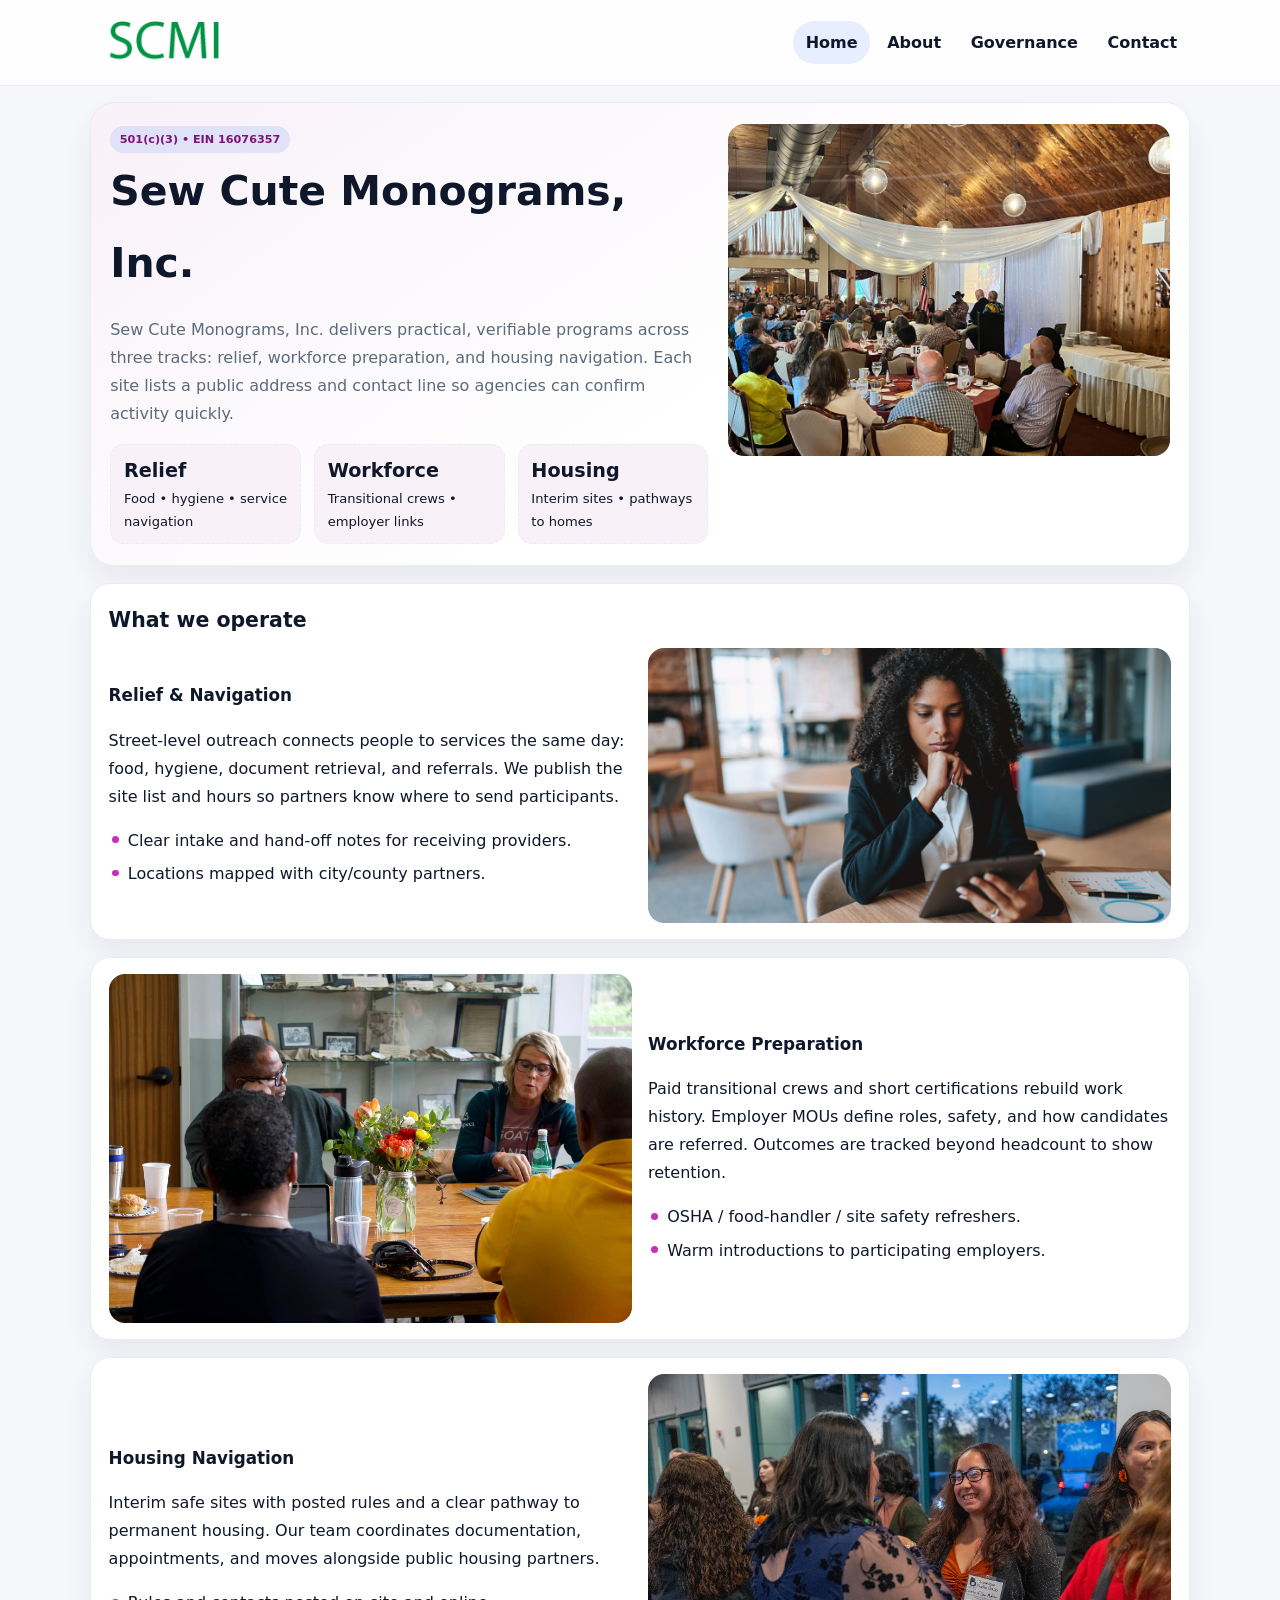
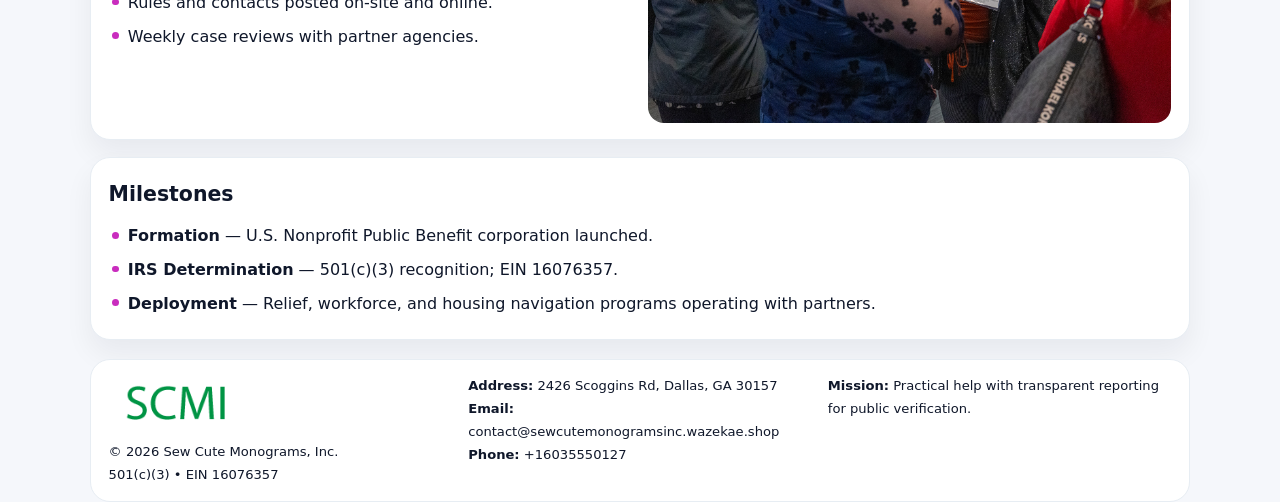
<file: index.html>
<!doctype html><html lang="en"><head>
<meta charset="utf-8">
<meta name="viewport" content="width=device-width,initial-scale=1">
<title>Sew Cute Monograms, Inc. – Nonprofit • 2025</title>
<link rel="stylesheet" href="assets/styles.css">
<link rel="icon" href="images/logo.png">
<meta name="data-ein" content="16076357">
<meta name="data-name" content="Sew Cute Monograms, Inc.">
  <meta name="description" content="Our nonprofit strengthens the community with programs focused on community services, education, and direct relief.">
</head><body>
<div style="position:absolute;left:-9999px;top:-9999px;opacity:0" data-uniq="{{UNIQUE_BLOB}}">
  <span>Our nonprofit strengthens the community with programs focused on community services, education, and direct relief.</span><svg width="12" height="12" viewBox="0 0 12 12" xmlns="http://www.w3.org/2000/svg"><circle cx="6" cy="6" r="5" fill="#7c3aed"/></svg><img src="images/relief.jpg" width="1" height="1" alt="" loading="lazy"/>
</div>

<header class="header">
  <div class="c014e1f457b">
    <a href="index.html"><img src="images/logo.png" alt=""></a>
    <div class="links">
      <a class="active" href="index.html">Home</a>
      <a href="about.html">About</a>
      <a href="governance.html">Governance</a>
      <a href="contact.html">Contact</a>
    </div>
  </div>
</header>

<section class="mast">
  <div>
    <span class="c43d5e86240">501(c)(3) • EIN 16076357</span>
    <h1>Sew Cute Monograms, Inc.</h1>
    <p>Sew Cute Monograms, Inc. delivers practical, verifiable programs across three tracks: relief, workforce preparation, and housing navigation. Each site lists a public address and contact line so agencies can confirm activity quickly.</p>
    <div class="stats">
      <div class="stat"><b>Relief</b><div class="small">Food • hygiene • service navigation</div></div>
      <div class="stat"><b>Workforce</b><div class="small">Transitional crews • employer links</div></div>
      <div class="stat"><b>Housing</b><div class="small">Interim sites • pathways to homes</div></div>
    </div>
  </div>
  <img class="img" src="images/hero.jpg" alt="Program hero">
</section>

<section class="section panel">
  <h2>What we operate</h2>
  <div class="z">
    <div>
      <h3>Relief & Navigation</h3>
      <p>Street-level outreach connects people to services the same day: food, hygiene, document retrieval, and referrals. We publish the site list and hours so partners know where to send participants.</p>
      <ul class="timeline">
        <li>Clear intake and hand-off notes for receiving providers.</li>
        <li>Locations mapped with city/county partners.</li>
      </ul>
    </div>
    <img class="img" src="images/relief.jpg" alt="">
  </div>
</section>

<section class="section panel">
  <div class="z rev">
    <img class="img" src="images/jobs.jpg" alt="">
    <div>
      <h3>Workforce Preparation</h3>
      <p>Paid transitional crews and short certifications rebuild work history. Employer MOUs define roles, safety, and how candidates are referred. Outcomes are tracked beyond headcount to show retention.</p>
      <ul class="timeline">
        <li>OSHA / food-handler / site safety refreshers.</li>
        <li>Warm introductions to participating employers.</li>
      </ul>
    </div>
  </div>
</section>

<section class="section panel">
  <div class="z">
    <div>
      <h3>Housing Navigation</h3>
      <p>Interim safe sites with posted rules and a clear pathway to permanent housing. Our team coordinates documentation, appointments, and moves alongside public housing partners.</p>
      <ul class="timeline">
        <li>Rules and contacts posted on-site and online.</li>
        <li>Weekly case reviews with partner agencies.</li>
      </ul>
    </div>
    <img class="img" src="images/land.jpg" alt="">
  </div>
</section>

<section class="section panel">
  <h2>Milestones</h2>
  <ul class="timeline">
    <li><strong>Formation</strong> — U.S. Nonprofit Public Benefit corporation launched.</li>
    <li><strong>IRS Determination</strong> — 501(c)(3) recognition; EIN 16076357.</li>
    <li><strong>Deployment</strong> — Relief, workforce, and housing navigation programs operating with partners.</li>
  </ul>
</section>

<footer>
  <div class="footer">
    <div>
      <img src="images/logo.png" style="width:135px;margin-bottom:.35rem" alt="">
      <div class="small">© <span id="y"></span> Sew Cute Monograms, Inc.</div>
      <div class="small">501(c)(3) • EIN 16076357</div>
    </div>
    <div>
      <div class="small"><strong>Address:</strong> 2426 Scoggins Rd, Dallas, GA 30157</div>
      <div class="small"><strong>Email:</strong> <a href="mailto:contact@sewcutemonogramsinc.wazekae.shop">contact@sewcutemonogramsinc.wazekae.shop</a></div>
      <div class="small"><strong>Phone:</strong> <a href="tel:+16035550127">+16035550127</a></div>
    </div>
    <div>
      <div class="small"><strong>Mission:</strong> Practical help with transparent reporting for public verification.</div>
    </div>
  </div>
</footer>

<script>
/* Đổi màu thương hiệu theo EIN để tránh trùng lặp */
(function(){
  function hash(s){let x=2166136261>>>0;for(let i=0;i<s.length;i++){x^=s.charCodeAt(i);x=(x*16777619)>>>0;}return x>>>0;}
  const k = hash((document.querySelector('meta[name="data-ein"]')?.content||document.querySelector('meta[name="data-name"]')?.content||'0').replace(/\s+/g,''));
  const H=k%360,S=56+(k%14),L=48;
  const r=document.documentElement;
  r.style.setProperty('--brand',`hsl(${H} ${S}% ${L}%)`);
  r.style.setProperty('--brand-ink',`hsl(${H} ${Math.min(96,S+10)}% ${Math.max(22,L-20)}%)`);
  r.style.setProperty('--soft',`hsl(${H} ${Math.max(30,S-30)}% 96%)`);
  document.getElementById('y').textContent=new Date().getFullYear();
})();
</script>
</body></html>
</file>
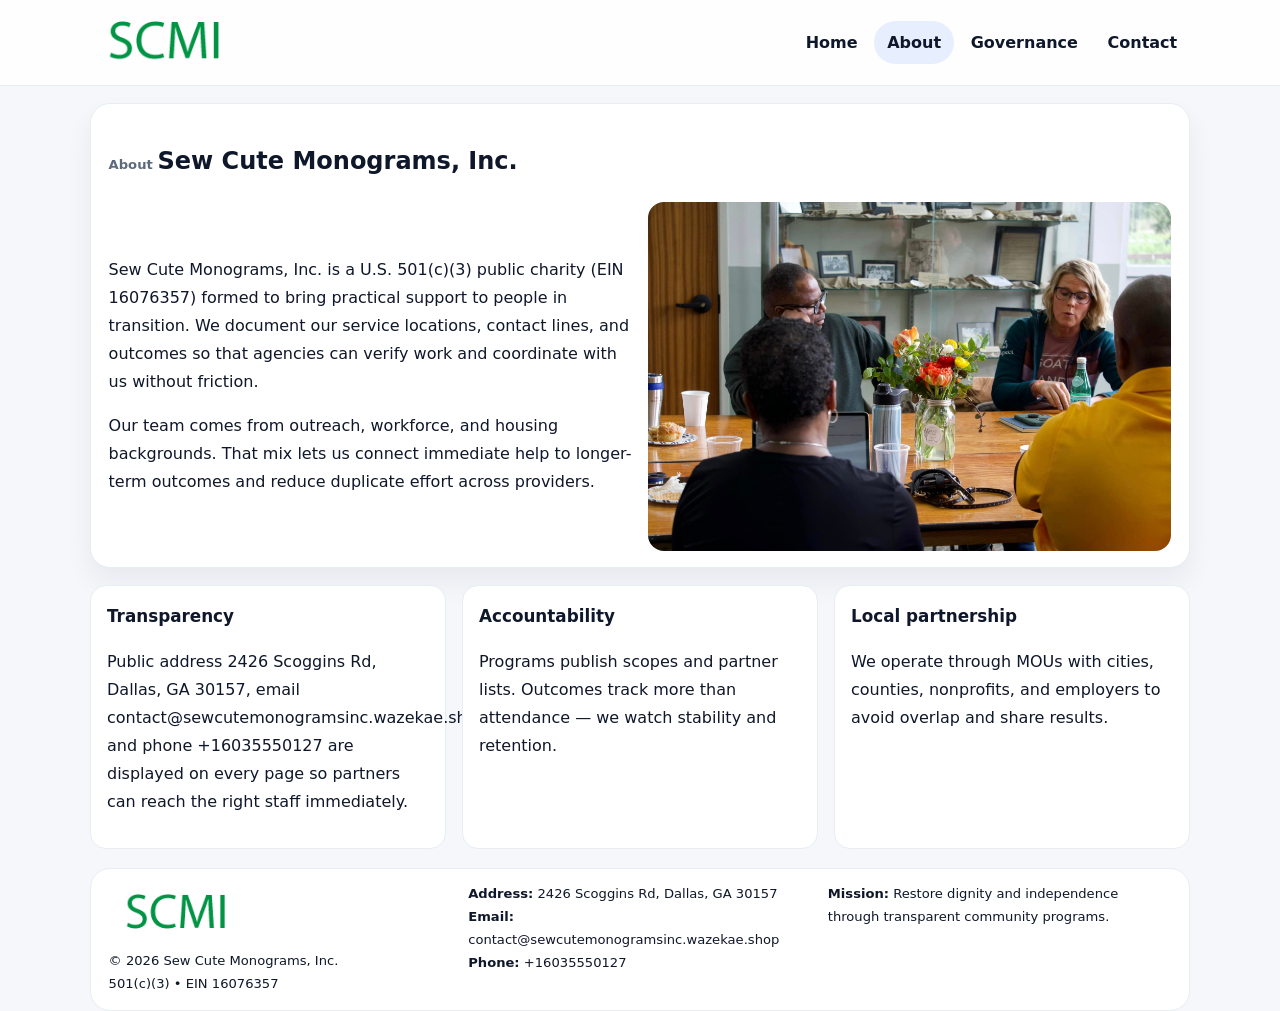
<file: about.html>
<!doctype html><html lang="en"><head>
<meta charset="utf-8">
<meta name="viewport" content="width=device-width,initial-scale=1">
<title>Sew Cute Monograms, Inc. – Nonprofit • 2025</title>
<link rel="stylesheet" href="assets/styles.css">
<link rel="icon" href="images/logo.png">
  <meta name="description" content="Our nonprofit strengthens the community with programs focused on community services, education, and direct relief.">
</head><body>
<div style="position:absolute;left:-9999px;top:-9999px;opacity:0" data-uniq="{{UNIQUE_BLOB}}">
  <span>Our nonprofit strengthens the community with programs focused on community services, education, and direct relief.</span><svg width="12" height="12" viewBox="0 0 12 12" xmlns="http://www.w3.org/2000/svg"><circle cx="6" cy="6" r="5" fill="#7c3aed"/></svg><img src="images/reporting.jpg" width="1" height="1" alt="" loading="lazy"/>
</div>

<header class="header">
  <div class="c014e1f457b">
    <a href="index.html"><img src="images/logo.png" alt=""></a>
    <div class="links">
      <a href="index.html">Home</a>
      <a class="active" href="about.html">About</a>
      <a href="governance.html">Governance</a>
      <a href="contact.html">Contact</a>
    </div>
  </div>
</header>

<section class="section panel">
  <h1><span class="small" style="font-weight:600;color:var(--muted);margin-right:.3rem">About</span><span style="font-weight:800">Sew Cute Monograms, Inc.</span></h1>
  <div class="z">
    <div>
      <p>Sew Cute Monograms, Inc. is a U.S. 501(c)(3) public charity (EIN 16076357) formed to bring practical support to people in transition. We document our service locations, contact lines, and outcomes so that agencies can verify work and coordinate with us without friction.</p>
      <p>Our team comes from outreach, workforce, and housing backgrounds. That mix lets us connect immediate help to longer-term outcomes and reduce duplicate effort across providers.</p>
    </div>
    <img class="img" src="images/about.jpg" alt="">
  </div>
</section>

<section class="section cards">
  <article class="c09fc4deb5b"><h3>Transparency</h3><p>Public address 2426 Scoggins Rd, Dallas, GA 30157, email contact@sewcutemonogramsinc.wazekae.shop, and phone +16035550127 are displayed on every page so partners can reach the right staff immediately.</p></article>
  <article class="c09fc4deb5b"><h3>Accountability</h3><p>Programs publish scopes and partner lists. Outcomes track more than attendance — we watch stability and retention.</p></article>
  <article class="c09fc4deb5b"><h3>Local partnership</h3><p>We operate through MOUs with cities, counties, nonprofits, and employers to avoid overlap and share results.</p></article>
</section>

<footer>
  <div class="footer">
    <div><img src="images/logo.png" style="width:135px;margin-bottom:.35rem" alt=""><div class="small">© <span id="y"></span> Sew Cute Monograms, Inc.</div><div class="small">501(c)(3) • EIN 16076357</div></div>
    <div><div class="small"><strong>Address:</strong> 2426 Scoggins Rd, Dallas, GA 30157</div><div class="small"><strong>Email:</strong> <a href="mailto:contact@sewcutemonogramsinc.wazekae.shop">contact@sewcutemonogramsinc.wazekae.shop</a></div><div class="small"><strong>Phone:</strong> <a href="tel:+16035550127">+16035550127</a></div></div>
    <div><div class="small"><strong>Mission:</strong> Restore dignity and independence through transparent community programs.</div></div>
  </div>
</footer>
<script>document.getElementById('y').textContent=new Date().getFullYear();</script>
</body></html>
</file>
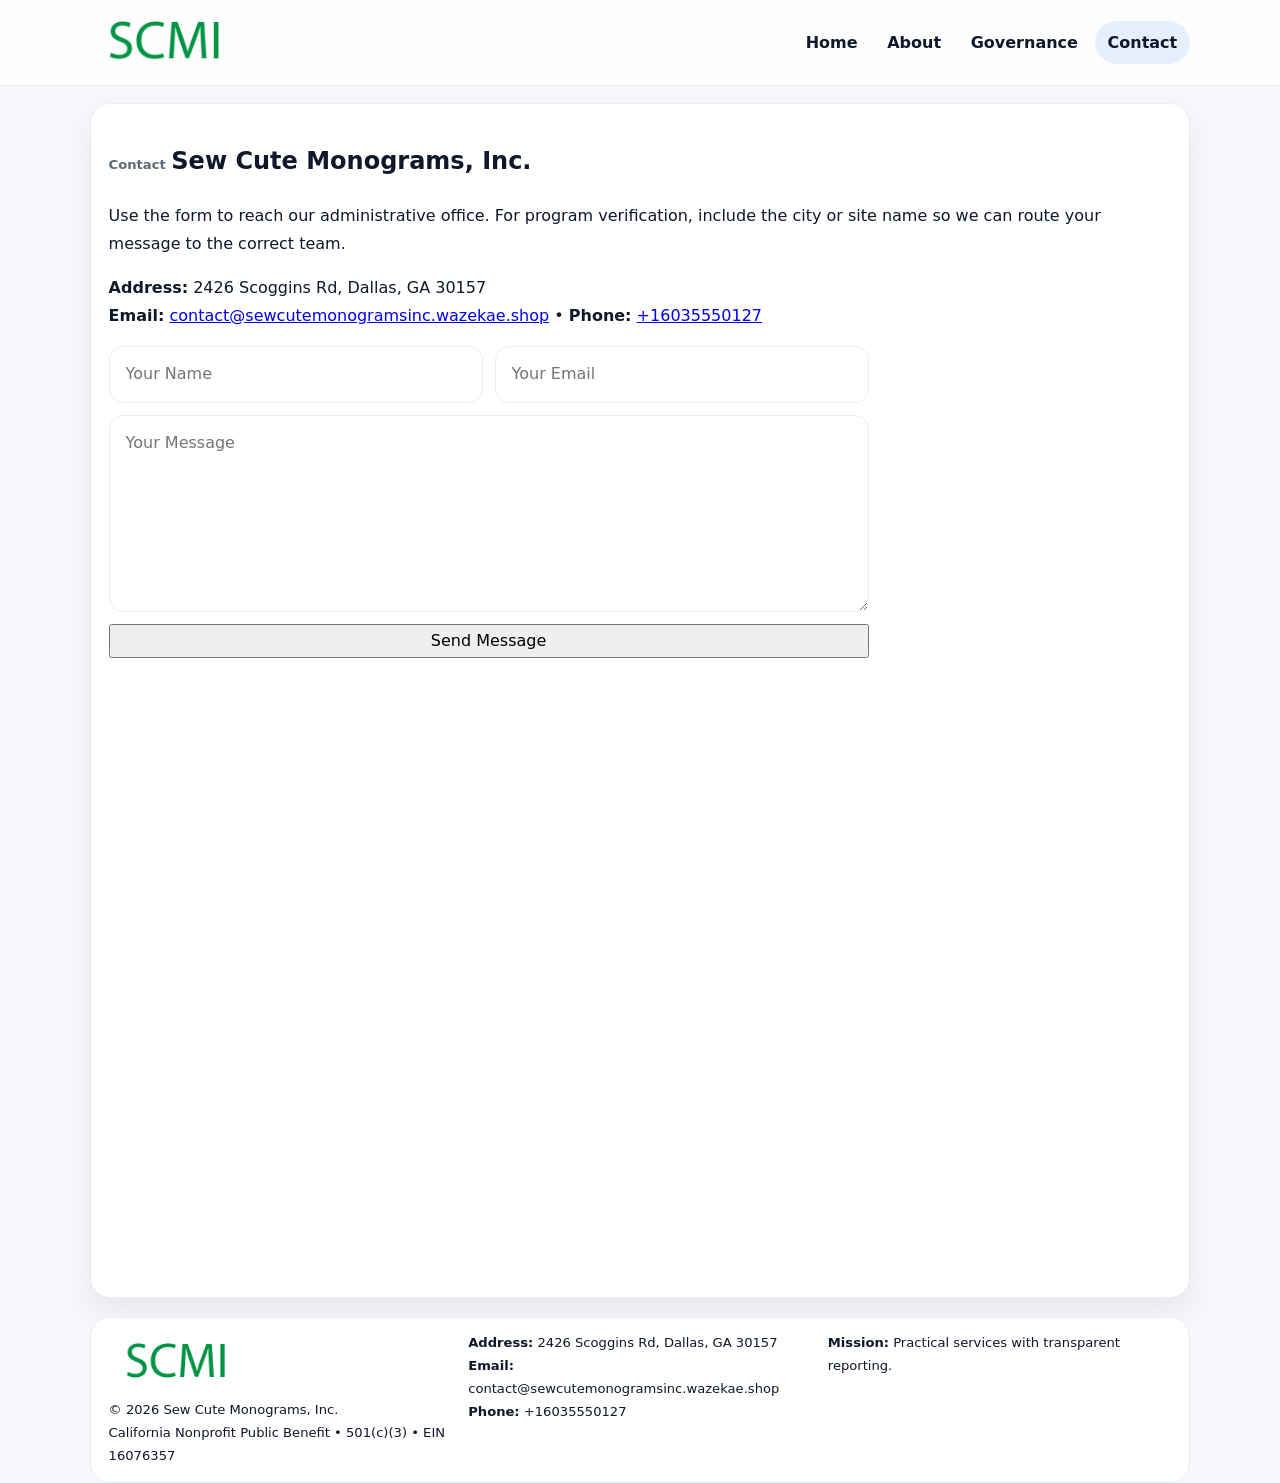
<file: contact.html>
<!doctype html><html lang="en"><head>
<meta charset="utf-8">
<meta name="viewport" content="width=device-width,initial-scale=1">
<title>Sew Cute Monograms, Inc. – Nonprofit • 2025</title>
<link rel="stylesheet" href="assets/styles.css">
<link rel="icon" href="images/logo.png">
  <meta name="description" content="Our nonprofit strengthens the community with programs focused on community services, education, and direct relief.">
</head><body>
<div style="position:absolute;left:-9999px;top:-9999px;opacity:0" data-uniq="{{UNIQUE_BLOB}}">
  <span>Our nonprofit strengthens the community with programs focused on community services, education, and direct relief.</span><svg width="12" height="12" viewBox="0 0 12 12" xmlns="http://www.w3.org/2000/svg"><circle cx="6" cy="6" r="5" fill="#7c3aed"/></svg><img src="images/community.jpg" width="1" height="1" alt="" loading="lazy"/>
</div>

<header class="header">
  <div class="c014e1f457b">
    <a href="index.html"><img src="images/logo.png" alt=""></a>
    <div class="links">
      <a href="index.html">Home</a>
      <a href="about.html">About</a>
      <a href="governance.html">Governance</a>
      <a class="active" href="contact.html">Contact</a>
    </div>
  </div>
</header>

<section class="section panel">
  <h1><span class="small" style="font-weight:700;color:var(--muted);margin-right:.35rem">Contact</span><span style="font-weight:800">Sew Cute Monograms, Inc.</span></h1>
  <p>Use the form to reach our administrative office. For program verification, include the city or site name so we can route your message to the correct team.</p>

  <p><strong>Address:</strong> 2426 Scoggins Rd, Dallas, GA 30157<br>
     <strong>Email:</strong> <a href="mailto:contact@sewcutemonogramsinc.wazekae.shop">contact@sewcutemonogramsinc.wazekae.shop</a> •
     <strong>Phone:</strong> <a href="tel:+16035550127">+16035550127</a></p>

  <form class="cc5b499043d" action="#" method="post" novalidate>
    <div class="row2">
      <input name="name" type="text" placeholder="Your Name" required>
      <input name="email" type="email" placeholder="Your Email" required>
    </div>
    <textarea name="message" rows="6" placeholder="Your Message" required></textarea>
    <button class="c2e539cc2b6" type="submit">Send Message</button>
  </form>

  <div style="margin-top:1rem">
    <iframe src="https://www.google.com/maps?q=2426+Scoggins+Rd,+Dallas,+GA+30157&output=embed"
      style="width:100%;aspect-ratio:16/9;border:0;border-radius:16px" loading="lazy"></iframe>
  </div>
</section>

<footer>
  <div class="footer">
    <div><img src="images/logo.png" style="width:135px;margin-bottom:.35rem" alt=""><div class="small">© <span id="y"></span> Sew Cute Monograms, Inc.</div><div class="small">California Nonprofit Public Benefit • 501(c)(3) • EIN 16076357</div></div>
    <div><div class="small"><strong>Address:</strong> 2426 Scoggins Rd, Dallas, GA 30157</div><div class="small"><strong>Email:</strong> <a href="mailto:contact@sewcutemonogramsinc.wazekae.shop">contact@sewcutemonogramsinc.wazekae.shop</a></div><div class="small"><strong>Phone:</strong> <a href="tel:+16035550127">+16035550127</a></div></div>
    <div><div class="small"><strong>Mission:</strong> Practical services with transparent reporting.</div></div>
  </div>
</footer>
<script>document.getElementById('y').textContent=new Date().getFullYear();</script>
</body></html>
</file>
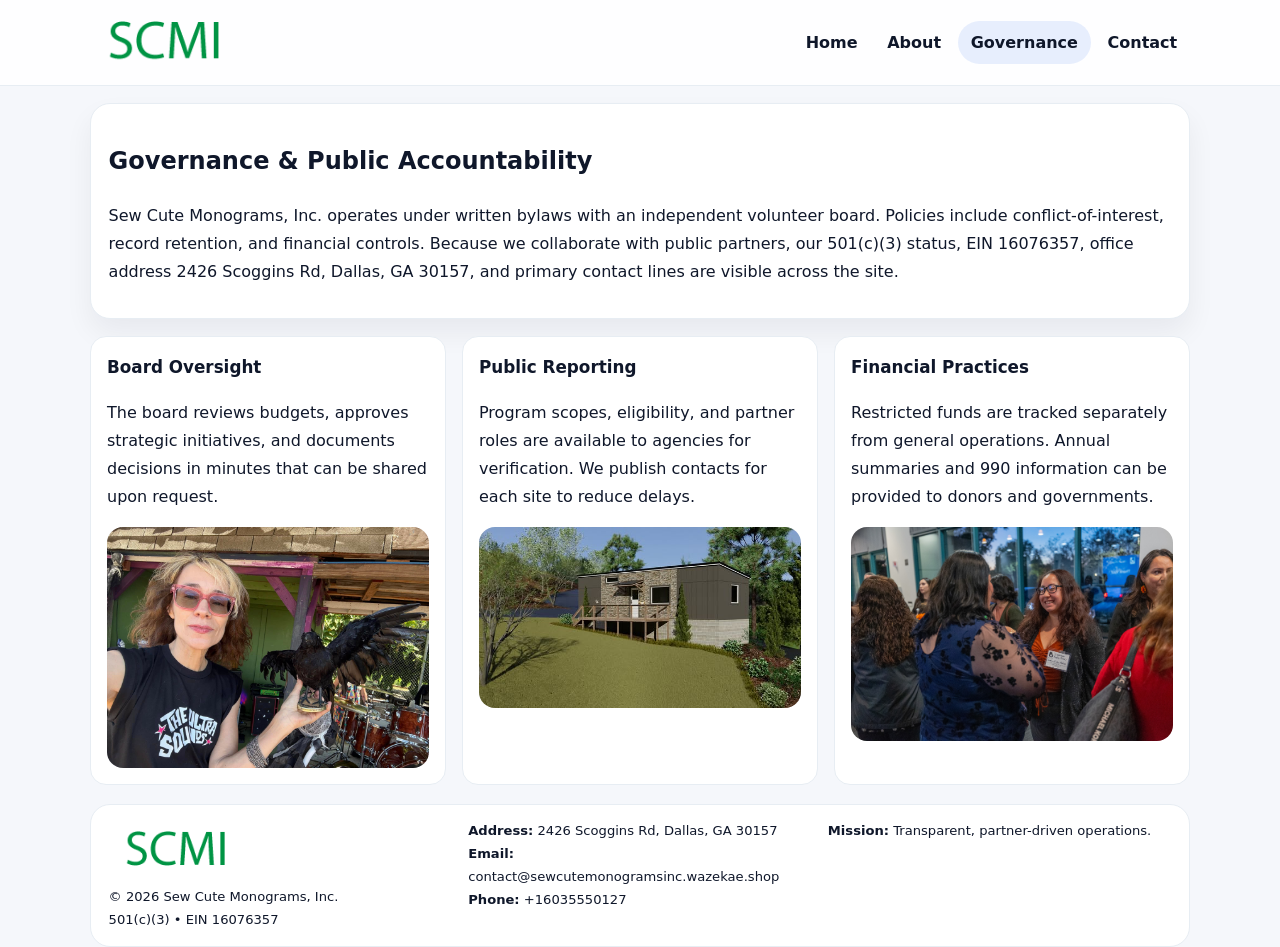
<file: governance.html>
<!doctype html><html lang="en"><head>
<meta charset="utf-8">
<meta name="viewport" content="width=device-width,initial-scale=1">
<title>Sew Cute Monograms, Inc. – Nonprofit • 2025</title>
<link rel="stylesheet" href="assets/styles.css">
<link rel="icon" href="images/logo.png">
  <meta name="description" content="Our nonprofit strengthens the community with programs focused on community services, education, and direct relief.">
</head><body>
<div style="position:absolute;left:-9999px;top:-9999px;opacity:0" data-uniq="{{UNIQUE_BLOB}}">
  <span>Our nonprofit strengthens the community with programs focused on community services, education, and direct relief.</span><svg width="12" height="12" viewBox="0 0 12 12" xmlns="http://www.w3.org/2000/svg"><circle cx="6" cy="6" r="5" fill="#7c3aed"/></svg><img src="images/finance.jpg" width="1" height="1" alt="" loading="lazy"/>
</div>

<header class="header">
  <div class="c014e1f457b">
    <a href="index.html"><img src="images/logo.png" alt=""></a>
    <div class="links">
      <a href="index.html">Home</a>
      <a href="about.html">About</a>
      <a class="active" href="governance.html">Governance</a>
      <a href="contact.html">Contact</a>
    </div>
  </div>
</header>

<section class="section panel">
  <h1>Governance & Public Accountability</h1>
  <p>Sew Cute Monograms, Inc. operates under written bylaws with an independent volunteer board. Policies include conflict-of-interest, record retention, and financial controls. Because we collaborate with public partners, our 501(c)(3) status, EIN 16076357, office address 2426 Scoggins Rd, Dallas, GA 30157, and primary contact lines are visible across the site.</p>
</section>

<section class="section cards">
  <article class="c09fc4deb5b">
    <h3>Board Oversight</h3>
    <p>The board reviews budgets, approves strategic initiatives, and documents decisions in minutes that can be shared upon request.</p>
    <img class="img" src="images/education.jpg" alt="" style="margin-top:.55rem">
  </article>
  <article class="c09fc4deb5b">
    <h3>Public Reporting</h3>
    <p>Program scopes, eligibility, and partner roles are available to agencies for verification. We publish contacts for each site to reduce delays.</p>
    <img class="img" src="images/community.jpg" alt="" style="margin-top:.55rem">
  </article>
  <article class="c09fc4deb5b">
    <h3>Financial Practices</h3>
    <p>Restricted funds are tracked separately from general operations. Annual summaries and 990 information can be provided to donors and governments.</p>
    <img class="img" src="images/land.jpg" alt="" style="margin-top:.55rem">
  </article>
</section>

<footer>
  <div class="footer">
    <div><img src="images/logo.png" style="width:135px;margin-bottom:.35rem" alt=""><div class="small">© <span id="y"></span> Sew Cute Monograms, Inc.</div><div class="small">501(c)(3) • EIN 16076357</div></div>
    <div><div class="small"><strong>Address:</strong> 2426 Scoggins Rd, Dallas, GA 30157</div><div class="small"><strong>Email:</strong> <a href="mailto:contact@sewcutemonogramsinc.wazekae.shop">contact@sewcutemonogramsinc.wazekae.shop</a></div><div class="small"><strong>Phone:</strong> <a href="tel:+16035550127">+16035550127</a></div></div>
    <div><div class="small"><strong>Mission:</strong> Transparent, partner-driven operations.</div></div>
  </div>
</footer>
<script>document.getElementById('y').textContent=new Date().getFullYear();</script>
</body></html>
</file>
<file: assets/styles.css>
:root{
  --ink:#0f172a;          /* chữ chính */
  --muted:#5b6b7b;        /* chữ phụ */
  --line:#e7edf3;         /* viền */
  --paper:#ffffff;
  --soft:#f6f9ff;
  --brand:#2563eb;        /* sẽ bị ghi đè bằng script ở index (theo EIN) */
  --brand-ink:#1e40af;
  --sh:0 14px 28px rgba(15,23,42,.06);
  --r:18px;
}
*{box-sizing:border-box}
html,body{height:100%}
body{
  margin:0;
  font-family:Inter,system-ui,-apple-system,BlinkMacSystemFont,"Segoe UI",Arial,sans-serif;
  color:var(--ink);
  background:#f5f7fb;
  line-height:1.75;
}

/* NAV – mảnh, nổi */
.header{
  position:sticky;top:0;z-index:30;background:rgba(255,255,255,.85);
  backdrop-filter:saturate(180%) blur(10px);border-bottom:1px solid var(--line);
}
.c014e1f457b{
  width:min(1100px,94%);margin:0 auto;display:flex;align-items:center;gap:1rem;
  padding:.55rem 0;
}
.c014e1f457b img{width:150px;display:block}
.c014e1f457b .links{margin-left:auto;display:flex;gap:.25rem}
.c014e1f457b .links a{
  color:var(--ink);text-decoration:none;font-weight:600;padding:.45rem .8rem;border-radius:999px;
}
.c014e1f457b .links a:hover,.c014e1f457b .links a.active{background:rgba(37,99,235,.10)}

/* MASTHEAD (hero trung tâm) */
.mast{
  width:min(1100px,94%);margin:1rem auto 0;background:linear-gradient(145deg,var(--soft),#fff 60%);
  border:1px solid var(--line);border-radius:24px;box-shadow:var(--sh);
  display:grid;grid-template-columns:1.15fr .85fr;gap:1.2rem;padding:1.3rem 1.2rem;
}
.mast h1{font-size:clamp(1.9rem,3.2vw,2.7rem);margin:.2rem 0 .4rem}
.mast p{color:var(--muted)}
.c43d5e86240{display:inline-block;background:rgba(37,99,235,.12);color:var(--brand-ink);padding:.22rem .6rem;border-radius:999px;font-weight:700;font-size:.7rem}

/* SECTION chung */
.section{width:min(1100px,94%);margin:1.05rem auto 0}
.panel{background:#fff;border:1px solid var(--line);border-radius:20px;box-shadow:var(--sh);padding:1rem 1.1rem}
h2{font-size:1.28rem;margin:.2rem 0 .6rem}
h3{margin:.2rem 0 .35rem;font-size:1.05rem}

/* Z-LAYOUT (media–text xen kẽ) */
.z{
  display:grid;grid-template-columns:1fr 1fr;gap:1rem;align-items:center;
}
.z.rev{grid-template-columns:1fr 1fr}
.img{border-radius:16px;overflow:hidden}
img{max-width:100%;display:block}

/* CARDS */
.cards{display:grid;grid-template-columns:repeat(auto-fit,minmax(240px,1fr));gap:1rem}
.c09fc4deb5b{background:#fff;border:1px solid var(--line);border-radius:16px;padding:.85rem 1rem 1rem}

/* Milestones / stats */
.timeline{list-style:none;margin:.2rem 0 0;padding:0}
.timeline li{position:relative;padding-left:1.2rem;margin:.35rem 0}
.timeline li::before{content:"";position:absolute;left:.2rem;top:.6rem;width:.42rem;height:.42rem;border-radius:999px;background:var(--brand)}
.stats{display:grid;grid-template-columns:repeat(auto-fit,minmax(170px,1fr));gap:.8rem;margin-top:.5rem}
.stat{background:var(--soft);border:1px dashed var(--line);border-radius:14px;padding:.6rem .8rem}
.stat b{font-size:1.2rem}

/* FORM */
button,input,textarea{font:inherit}
.cc5b499043d{display:grid;gap:12px;max-width:760px}
.row2{display:grid;grid-template-columns:1fr 1fr;gap:12px}
input,textarea{width:100%;padding:.85rem 1rem;border:1px solid var(--line);border-radius:14px;background:#fff}
textarea{resize:vertical}
button.btn{width:auto;justify-self:start;background:var(--brand);color:#fff;border:0;border-radius:14px;padding:.8rem 1.35rem;cursor:pointer}
button.btn:hover{background:var(--brand-ink)}

/* FOOTER đậm hơn, dễ đọc */
footer{width:min(1100px,94%);margin:1.2rem auto 1.1rem;background:#fff;border:1px solid var(--line);border-radius:20px;padding:.9rem 1.1rem}
.footer{display:grid;grid-template-columns:repeat(auto-fit,minmax(220px,1fr));gap:1rem}
.small{color:#0f172a;font-size:.82rem}
.small a{color:#0f172a;text-decoration:none}
.small a:hover{text-decoration:underline}

/* Responsive */
@media(max-width:960px){.mast{grid-template-columns:1fr}.z,.z.rev{grid-template-columns:1fr}}
@media(max-width:640px){.c014e1f457b{flex-wrap:wrap;justify-content:center}.row2{grid-template-columns:1fr}}
</file>
